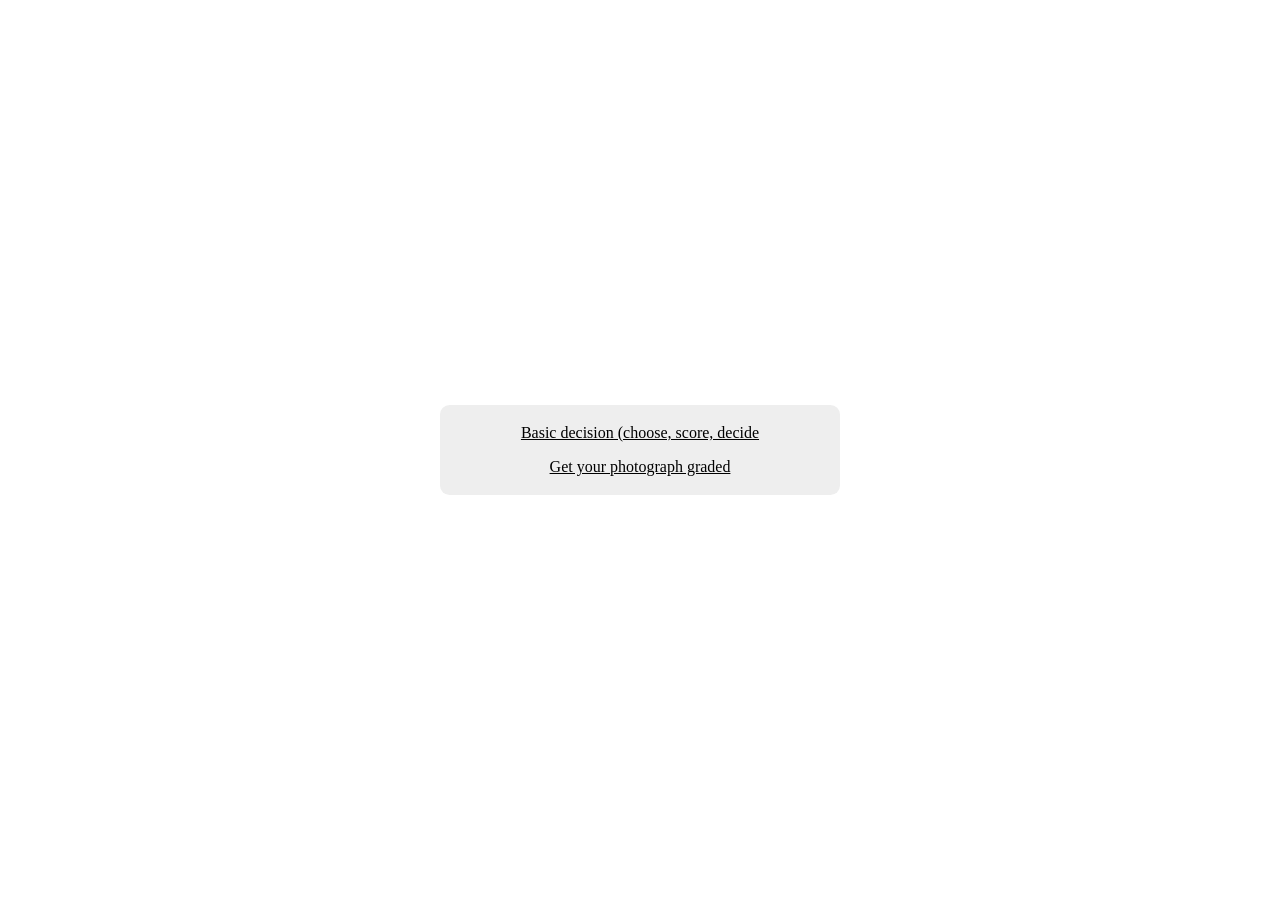
<file: index.html>
<!DOCTYPE html>
<style>
* {
   padding: 0;
   margin: 0;
}

body {
   height: 100vh;
   display: flex;
   justify-content: center;
   align-items: center;
}

.content {
   width: 25rem;
   max-width: 100vw;
   background-color: #eee;
   padding: .6rem;
   border-radius: .6rem;
   box-sizing: border-box;
   text-align: center;
}

.link {
   padding: .4rem 0;
   margin: .2rem;
   transition: .2s;
}

.link:hover {
   background-color: #ddd;
   border-radius: .2rem;
}

a {
   color: black;
}
</style>
<html>
   <head>
      <title>Decision Model Fun</title>
   </head>
   <body>
      <div class="content">
         <div class="link">
            <a href="web-decider/index.html">Basic decision (choose, score, decide</a>
         </div>
         <div class="link">
            <a href="photo-grader/index.html">Get your photograph graded</a>
         </div>
      </div>
   </body>
</html>
</file>
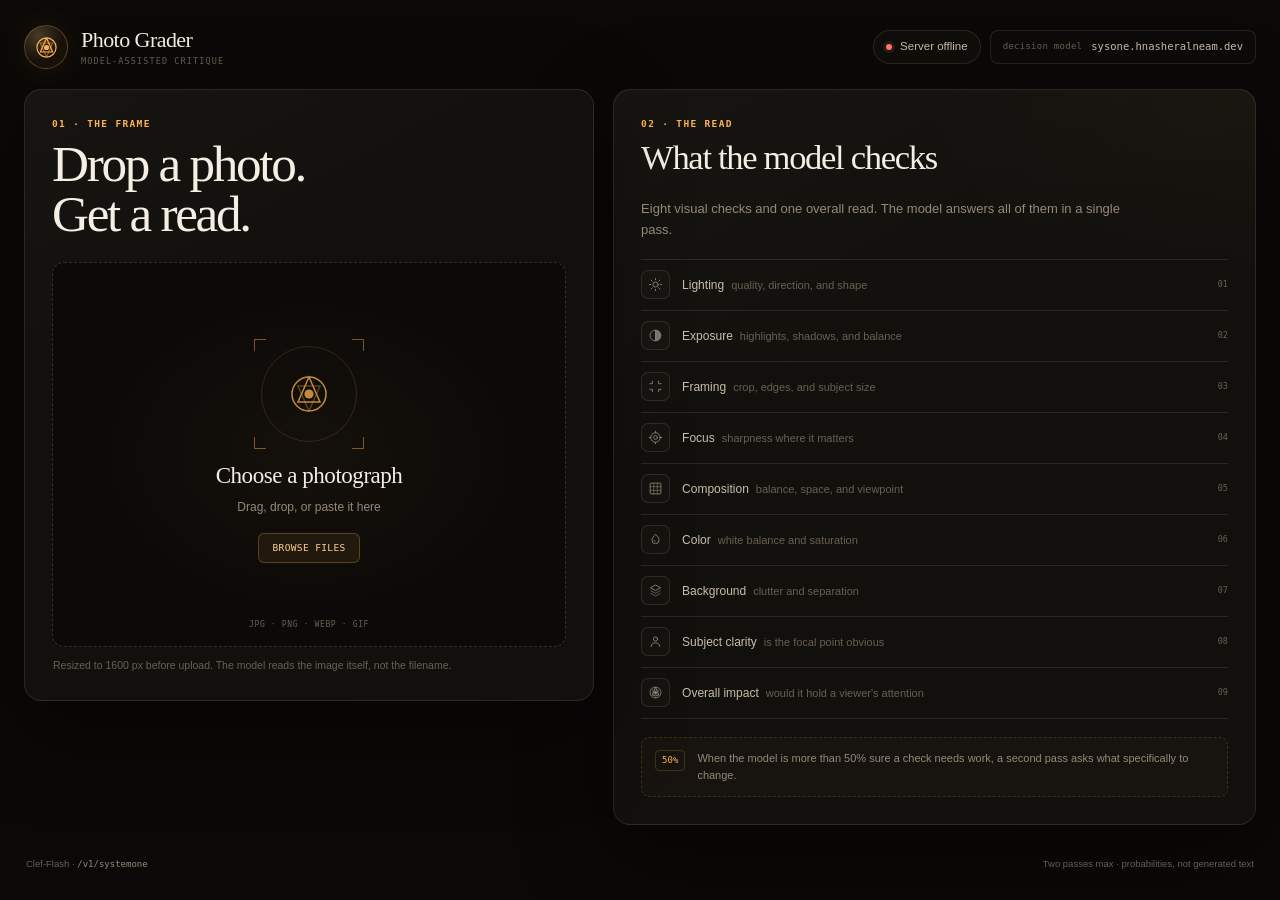
<file: photo-grader/index.html>
<!doctype html>
<html lang="en">
<head>
  <meta charset="utf-8">
  <meta name="viewport" content="width=device-width, initial-scale=1">
  <meta name="description" content="Upload a photo and get an instant visual critique from the Clef-Flash decision model.">
  <title>Photo Grader · Clef</title>
  <link rel="icon" href="data:image/svg+xml,%3Csvg xmlns='http://www.w3.org/2000/svg' viewBox='0 0 64 64'%3E%3Crect width='64' height='64' rx='15' fill='%23ffb454'/%3E%3Ccircle cx='32' cy='32' r='17' fill='none' stroke='%230d0b08' stroke-width='4'/%3E%3Cpath d='M32 15 44 44H20Z' fill='none' stroke='%230d0b08' stroke-width='3'/%3E%3Ccircle cx='32' cy='32' r='5' fill='%230d0b08'/%3E%3C/svg%3E">
  <link rel="stylesheet" href="styles.css">
</head>
<body>
  <div class="ambient" aria-hidden="true"></div>
  <div class="grain" aria-hidden="true"></div>

  <header class="topbar">
    <a class="brand" href="#" aria-label="Photo Grader home">
      <span class="brand-mark" aria-hidden="true">
        <svg viewBox="0 0 48 48" width="27" height="27" fill="none" stroke="currentColor" stroke-width="2.1" stroke-linejoin="round">
          <circle cx="24" cy="24" r="17"/>
          <path d="M24 7 35 32H13L24 7Z"/>
          <path d="M24 41 13 16h22L24 41Z" opacity=".48"/>
          <circle cx="24" cy="24" r="4.6" fill="currentColor" stroke="none"/>
        </svg>
      </span>
      <span class="brand-copy">
        <span class="brand-name">Photo Grader</span>
        <span class="brand-tag">Model-assisted critique</span>
      </span>
    </a>

    <div class="topbar-right">
      <button class="server-pill is-checking" id="serverStatus" type="button" title="Check server again">
        <span class="status-dot" aria-hidden="true"></span>
        <span id="serverStatusText">Connecting…</span>
      </button>
      <div class="endpoint" title="llama.cpp endpoint">
        <span>decision model</span>
        <code id="endpointText">sysone.hnasheralneam.dev</code>
      </div>
    </div>
  </header>

  <main class="layout">
    <section class="panel frame-panel" aria-labelledby="frameTitle">
      <div class="panel-head">
        <div>
          <p class="eyebrow">01 · The frame</p>
          <h1 id="frameTitle">Drop a photo.<br>Get a read.</h1>
        </div>
        <span class="model-badge" id="modelBadge" hidden>clef-flash</span>
      </div>

      <div class="dropzone" id="dropzone" role="button" tabindex="0" aria-label="Choose a photo to grade">
        <input type="file" id="fileInput" accept="image/*" hidden>
        <div class="drop-art" aria-hidden="true">
          <span class="corner corner-tl"></span>
          <span class="corner corner-tr"></span>
          <span class="corner corner-bl"></span>
          <span class="corner corner-br"></span>
          <svg viewBox="0 0 48 48" width="48" height="48" fill="none" stroke="currentColor" stroke-width="1.5">
            <circle cx="24" cy="24" r="17"/>
            <path d="M24 7 35 32H13L24 7Z"/>
            <path d="M24 41 13 16h22L24 41Z" opacity=".42"/>
            <circle cx="24" cy="24" r="4.6" fill="currentColor" stroke="none"/>
          </svg>
        </div>
        <strong>Choose a photograph</strong>
        <span class="drop-hint">Drag, drop, or paste it here</span>
        <span class="browse-button">Browse files</span>
        <span class="format-note">JPG · PNG · WEBP · GIF</span>
      </div>

      <div class="photo-stage" id="photoStage" hidden>
        <div class="photo-frame" id="photoFrame">
          <img id="photoImg" alt="The photograph being graded">
          <span class="scanline" aria-hidden="true"></span>
          <div class="photo-badge" id="photoBadge" hidden><span class="mini-pulse"></span> Reading the frame</div>
        </div>
        <div class="photo-meta">
          <div>
            <strong id="photoName">photo.jpg</strong>
            <span id="photoDetails"></span>
          </div>
          <button type="button" class="icon-button" id="removePhoto" aria-label="Remove photo" title="Remove photo">
            <svg viewBox="0 0 20 20" width="15" height="15" fill="none" stroke="currentColor" stroke-width="1.7" stroke-linecap="round">
              <path d="m5 5 10 10M15 5 5 15"/>
            </svg>
          </button>
        </div>
        <div class="photo-actions">
          <button type="button" class="primary-button" id="gradeAgain">
            <span class="button-spinner" aria-hidden="true"></span>
            <span class="button-label">Analyze again</span>
          </button>
          <button type="button" class="secondary-button" id="replacePhoto">Replace photo</button>
        </div>
      </div>

      <p class="upload-error" id="uploadError" role="alert" hidden></p>
      <p class="frame-note">Resized to 1600 px before upload. The model reads the image itself, not the filename.</p>
    </section>

    <section class="panel read-panel" aria-labelledby="readTitle">
      <div class="panel-head">
        <div>
          <p class="eyebrow">02 · The read</p>
          <h2 id="readTitle">What the model checks</h2>
        </div>
        <button type="button" class="copy-button" id="copyJson" hidden>
          <svg viewBox="0 0 20 20" width="13" height="13" fill="none" stroke="currentColor" stroke-width="1.5" stroke-linecap="round" stroke-linejoin="round" aria-hidden="true">
            <rect x="6.5" y="6.5" width="9" height="9" rx="1.5"/>
            <path d="M13.5 6.5v-2a1.5 1.5 0 0 0-1.5-1.5H5.5A1.5 1.5 0 0 0 4 4.5V11a1.5 1.5 0 0 0 1.5 1.5h1"/>
          </svg>
          <span>Copy JSON</span>
        </button>
      </div>

      <div class="checklist-wrap" id="readEmpty">
        <p class="read-intro">Eight visual checks and one overall read. The model answers all of them in a single pass.</p>
        <ol class="check-list" id="checkList"></ol>
        <div class="threshold-note">
          <span class="threshold-mark">50%</span>
          <p>When the model is more than 50% sure a check needs work, a second pass asks what specifically to change.</p>
        </div>
      </div>

      <div class="analysis" id="readLoading" role="status" hidden>
        <div class="analysis-head">
          <span class="analyzing-mark" aria-hidden="true"></span>
          <div>
            <h3 id="analysisPhrase">Reading the frame</h3>
            <p id="analysisSub">Preparing the photograph for the model.</p>
          </div>
          <span class="analysis-time" id="elapsed">0:00</span>
        </div>

        <ol class="steps">
          <li class="step is-done" data-step="1">
            <span class="step-node" aria-hidden="true"></span>
            <div><strong>Prepare the frame</strong><span>Resized and sent as one image</span></div>
          </li>
          <li class="step" data-step="2">
            <span class="step-node" aria-hidden="true"></span>
            <div><strong>Score the checks</strong><span>Nine reads in a single forward pass</span></div>
          </li>
          <li class="step" data-step="3">
            <span class="step-node" aria-hidden="true"></span>
            <div><strong>Follow up on weak spots</strong><span>Only checks above the 50% concern line</span></div>
          </li>
        </ol>

        <p class="analysis-note" id="analysisNote">The first read usually takes a few seconds.</p>
      </div>

      <div class="read-error" id="readError" role="alert" hidden>
        <span class="error-mark" aria-hidden="true">!</span>
        <div>
          <h3>Could not grade this photo</h3>
          <p id="errorText"></p>
          <p class="error-tip">Check that the llama server is running at <code id="errorServer">sysone.hnasheralneam.dev</code>.</p>
          <button type="button" class="secondary-button" id="retryButton">Try again</button>
        </div>
      </div>

      <div class="report" id="readResults" aria-live="polite" hidden>
        <div class="verdict">
          <div class="score-ring" id="scoreRing" style="--score: 0; --score-color: #ffb454;">
            <div class="score-center">
              <strong id="scoreValue">0</strong>
              <span>/ 100</span>
            </div>
          </div>
          <div class="verdict-copy">
            <span class="verdict-chip" id="verdictChip">Model read</span>
            <h3 id="verdictTitle">Your photo report</h3>
            <p id="verdictSummary"></p>
            <div class="result-meta" id="resultMeta"></div>
          </div>
        </div>

        <section class="report-section">
          <div class="section-title">
            <h3>Priority fixes</h3>
            <span id="fixCount"></span>
          </div>
          <div class="fix-list" id="fixList"></div>
        </section>

        <section class="report-section">
          <div class="section-title">
            <h3>Holding up</h3>
            <span id="passCount"></span>
          </div>
          <div class="pass-list" id="passList"></div>
        </section>

        <p class="followup-note" id="followupNote" hidden></p>

        <details class="raw-response">
          <summary>Raw model output <span>JSON</span></summary>
          <pre id="rawJson"></pre>
        </details>

        <p class="report-footnote">Scores are model estimates, not camera measurements. Use them as a second opinion, not a verdict.</p>
      </div>
    </section>
  </main>

  <footer class="footer">
    <span>Clef-Flash · <code>/v1/systemone</code></span>
    <span class="footer-note">Two passes max · probabilities, not generated text</span>
  </footer>

  <script src="app.js"></script>
</body>
</html>
</file>
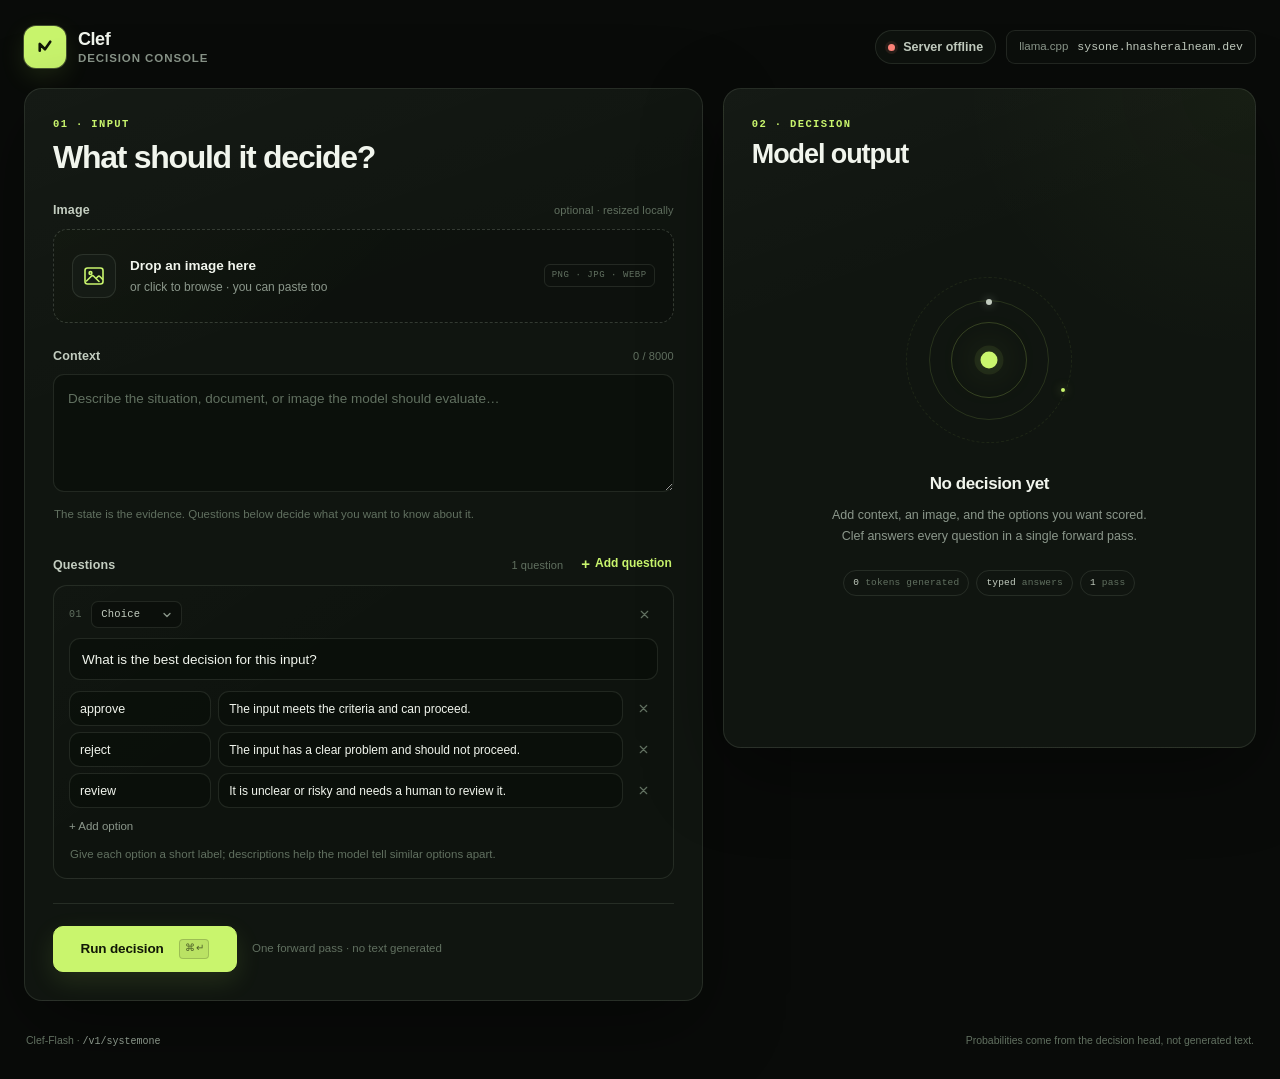
<file: web-decider/index.html>
<!doctype html>
<html lang="en">
<head>
  <meta charset="utf-8">
  <meta name="viewport" content="width=device-width, initial-scale=1">
  <meta name="description" content="A small decision console for the Clef-Flash decision model served by llama.cpp.">
  <title>Clef · Decision Console</title>
  <link rel="icon" href="data:image/svg+xml,%3Csvg xmlns='http://www.w3.org/2000/svg' viewBox='0 0 64 64'%3E%3Crect width='64' height='64' rx='16' fill='%23c9f56d'/%3E%3Cpath d='M20 40V25m0 0 12 12 12-18' fill='none' stroke='%230c1107' stroke-width='6' stroke-linecap='round' stroke-linejoin='round'/%3E%3C/svg%3E">
  <link rel="stylesheet" href="styles.css">
</head>
<body>
  <div class="ambient" aria-hidden="true"></div>

  <header class="topbar">
    <a class="brand" href="#" aria-label="Clef decision console home">
      <span class="brand-mark" aria-hidden="true">
        <svg viewBox="0 0 64 64" width="24" height="24">
          <path d="M18 42V24m0 0 14 14 14-20" fill="none" stroke="currentColor" stroke-width="7" stroke-linecap="round" stroke-linejoin="round"/>
        </svg>
      </span>
      <span class="brand-copy">
        <strong>Clef</strong>
        <span>Decision console</span>
      </span>
    </a>

    <div class="topbar-right">
      <button class="server-pill is-checking" id="serverStatus" type="button" title="Check server again">
        <span class="status-dot" aria-hidden="true"></span>
        <span id="serverStatusText">Connecting…</span>
      </button>
      <div class="endpoint" title="llama.cpp endpoint">
        <span>llama.cpp</span>
        <code>sysone.hnasheralneam.dev</code>
      </div>
    </div>
  </header>

  <main class="workspace">
    <section class="panel input-panel" aria-labelledby="inputTitle">
      <div class="panel-heading">
        <div>
          <p class="eyebrow">01 · Input</p>
          <h1 id="inputTitle">What should it decide?</h1>
        </div>
        <span class="model-badge" id="modelBadge" hidden>clef-flash</span>
      </div>

      <form id="decisionForm" novalidate>
        <div class="field">
          <div class="field-label">
            <span>Image</span>
            <span class="field-note">optional · resized locally</span>
          </div>

          <div class="dropzone" id="dropzone" role="button" tabindex="0" aria-label="Choose an image to upload">
            <input type="file" id="fileInput" accept="image/*" hidden>
            <span class="dropzone-icon" aria-hidden="true">
              <svg viewBox="0 0 24 24" width="24" height="24" fill="none" stroke="currentColor" stroke-width="1.6" stroke-linecap="round" stroke-linejoin="round">
                <rect x="3" y="4" width="18" height="16" rx="2.5"/>
                <circle cx="8.5" cy="9" r="1.4"/>
                <path d="m4.5 17 4.8-4.8a1.7 1.7 0 0 1 2.4 0l5.3 5.3M14 14.5l1.7-1.7a1.7 1.7 0 0 1 2.4 0l2.4 2.4"/>
              </svg>
            </span>
            <span class="dropzone-copy">
              <strong>Drop an image here</strong>
              <span>or click to browse · you can paste too</span>
            </span>
            <span class="dropzone-format">PNG · JPG · WEBP</span>
          </div>

          <div class="image-preview" id="imagePreview" hidden>
            <div class="preview-frame">
              <img id="previewImg" alt="Selected image preview">
            </div>
            <div class="preview-meta">
              <div>
                <strong id="previewName">image</strong>
                <span id="previewDetails"></span>
              </div>
              <button type="button" class="icon-button" id="removeImage" aria-label="Remove image" title="Remove image">
                <svg viewBox="0 0 20 20" width="16" height="16" fill="none" stroke="currentColor" stroke-width="1.8" stroke-linecap="round">
                  <path d="m5 5 10 10M15 5 5 15"/>
                </svg>
              </button>
            </div>
          </div>
        </div>

        <div class="field">
          <div class="field-label">
            <label for="stateInput">Context</label>
            <span class="field-note" id="charCount">0 / 8000</span>
          </div>
          <textarea id="stateInput" name="state" rows="4" maxlength="8000"
            placeholder="Describe the situation, document, or image the model should evaluate…"></textarea>
          <p class="hint">The state is the evidence. Questions below decide what you want to know about it.</p>
        </div>

        <div class="questions-heading">
          <div class="field-label">
            <span>Questions</span>
            <span class="field-note" id="questionCount">1 question</span>
          </div>
          <button type="button" class="text-button" id="addQuestion">
            <span aria-hidden="true">+</span> Add question
          </button>
        </div>

        <div class="questions" id="questions"></div>

        <div class="form-error" id="formError" role="alert" hidden></div>

        <div class="run-row">
          <button type="submit" class="primary-button" id="runButton">
            <span class="button-spinner" aria-hidden="true"></span>
            <span class="button-label">Run decision</span>
            <kbd><span class="mod-key">⌘</span>↵</kbd>
          </button>
          <span class="run-note">One forward pass · no text generated</span>
        </div>
      </form>
    </section>

    <section class="panel output-panel" aria-labelledby="outputTitle">
      <div class="panel-heading">
        <div>
          <p class="eyebrow">02 · Decision</p>
          <h2 id="outputTitle">Model output</h2>
        </div>
        <button type="button" class="text-button copy-button" id="copyJson" hidden>
          <svg viewBox="0 0 20 20" width="14" height="14" fill="none" stroke="currentColor" stroke-width="1.6" stroke-linecap="round" stroke-linejoin="round" aria-hidden="true">
            <rect x="6.5" y="6.5" width="9" height="9" rx="1.5"/>
            <path d="M13.5 6.5v-2a1.5 1.5 0 0 0-1.5-1.5H5.5A1.5 1.5 0 0 0 4 4.5V11a1.5 1.5 0 0 0 1.5 1.5h1"/>
          </svg>
          <span>Copy JSON</span>
        </button>
      </div>

      <div class="empty-state" id="outputEmpty">
        <div class="empty-visual" aria-hidden="true">
          <span class="orbit orbit-a"></span>
          <span class="orbit orbit-b"></span>
          <span class="orbit orbit-c"></span>
          <span class="core-dot"></span>
          <span class="satellite satellite-a"></span>
          <span class="satellite satellite-b"></span>
        </div>
        <h3>No decision yet</h3>
        <p>Add context, an image, and the options you want scored. Clef answers every question in a single forward pass.</p>
        <div class="empty-facts">
          <span><strong>0</strong> tokens generated</span>
          <span><strong>typed</strong> answers</span>
          <span><strong>1</strong> pass</span>
        </div>
      </div>

      <div class="loading-state" id="outputLoading" role="status" hidden>
        <div class="decision-orb" aria-hidden="true"><span></span></div>
        <p>Scoring your options…</p>
        <span>Reading the state once</span>
      </div>

      <div class="error-state" id="outputError" role="alert" hidden>
        <span class="error-icon" aria-hidden="true">!</span>
        <div>
          <h3>Decision failed</h3>
          <p id="errorMessage"></p>
          <p class="error-tip">Check that the llama server is running at <code id="errorServer">sysone.hnasheralneam.dev</code>.</p>
        </div>
      </div>

      <div class="results" id="resultArea" aria-live="polite" hidden>
        <div class="result-meta" id="resultMeta"></div>
        <div class="answers" id="answers"></div>
        <details class="raw-response">
          <summary>Raw response <span>JSON</span></summary>
          <pre id="rawJson"></pre>
        </details>
      </div>
    </section>
  </main>

  <footer class="footer">
    <span>Clef-Flash · <code>/v1/systemone</code></span>
    <span class="footer-note">Probabilities come from the decision head, not generated text.</span>
  </footer>

  <script src="app.js"></script>
</body>
</html>
</file>
<file: photo-grader/styles.css>
@property --score {
  syntax: "<number>";
  inherits: false;
  initial-value: 0;
}

:root {
  color-scheme: dark;
  --bg: #0b0907;
  --bg-deep: #080706;
  --panel: #12100d;
  --panel-soft: #171410;
  --panel-lift: #1c1813;
  --line: rgba(242, 231, 213, 0.105);
  --line-strong: rgba(242, 231, 213, 0.19);
  --text: #f4eee3;
  --text-soft: #c9bdaa;
  --muted: #958977;
  --faint: #685f52;
  --amber: #ffb454;
  --amber-soft: #ffd18b;
  --amber-ink: #1a1205;
  --coral: #ff7a63;
  --coral-soft: #ffb0a2;
  --sage: #a8cf9f;
  --radius: 17px;
  --radius-sm: 10px;
  --font: "Inter", "SF Pro Text", -apple-system, BlinkMacSystemFont, "Segoe UI", sans-serif;
  --display: "Iowan Old Style", "Palatino Linotype", "Book Antiqua", Palatino, Georgia, serif;
  --mono: "SFMono-Regular", "Cascadia Code", "Roboto Mono", Menlo, Consolas, monospace;
  --shadow: 0 30px 90px rgba(0, 0, 0, 0.45);
}

* {
  box-sizing: border-box;
}

html {
  min-width: 320px;
  background: var(--bg);
  scroll-behavior: smooth;
}

body {
  min-height: 100vh;
  margin: 0;
  overflow-x: hidden;
  background: var(--bg);
  color: var(--text);
  font-family: var(--font);
  font-size: 15px;
  line-height: 1.5;
  -webkit-font-smoothing: antialiased;
  text-rendering: optimizeLegibility;
}

body::before {
  position: fixed;
  inset: 0;
  z-index: -3;
  background:
    radial-gradient(ellipse 38% 44% at 8% 2%, rgba(255, 180, 84, 0.07), transparent 68%),
    radial-gradient(ellipse 44% 38% at 95% 8%, rgba(255, 122, 99, 0.05), transparent 70%),
    radial-gradient(ellipse 60% 42% at 50% 104%, rgba(91, 74, 51, 0.16), transparent 70%);
  content: "";
  pointer-events: none;
}

.grain {
  position: fixed;
  inset: 0;
  z-index: -1;
  background-image: url("data:image/svg+xml,%3Csvg xmlns='http://www.w3.org/2000/svg' width='180' height='180'%3E%3Cfilter id='n'%3E%3CfeTurbulence type='fractalNoise' baseFrequency='.82' numOctaves='3' stitchTiles='stitch'/%3E%3C/filter%3E%3Crect width='100%25' height='100%25' filter='url(%23n)' opacity='.44'/%3E%3C/svg%3E");
  opacity: 0.045;
  pointer-events: none;
}

.ambient {
  position: fixed;
  inset: 0;
  z-index: -2;
  background-image:
    linear-gradient(rgba(255, 255, 255, 0.016) 1px, transparent 1px),
    linear-gradient(90deg, rgba(255, 255, 255, 0.016) 1px, transparent 1px);
  background-size: 64px 64px;
  mask-image: radial-gradient(ellipse 78% 65% at 50% 18%, black 4%, transparent 76%);
  pointer-events: none;
}

[hidden] {
  display: none !important;
}

::selection {
  background: rgba(255, 180, 84, 0.28);
  color: #fff;
}

:focus-visible {
  outline: 2px solid var(--amber);
  outline-offset: 3px;
}

button,
input {
  font: inherit;
}

button {
  color: inherit;
}

svg {
  display: block;
}

.topbar,
.layout,
.footer {
  width: min(1380px, calc(100% - 48px));
  margin-inline: auto;
}

.topbar {
  display: flex;
  align-items: center;
  justify-content: space-between;
  gap: 24px;
  padding: 25px 0 20px;
}

.brand {
  display: inline-flex;
  align-items: center;
  gap: 13px;
  color: var(--text);
  text-decoration: none;
}

.brand-mark {
  display: grid;
  width: 44px;
  height: 44px;
  border: 1px solid rgba(255, 180, 84, 0.28);
  border-radius: 50%;
  background:
    radial-gradient(circle at 32% 24%, rgba(255, 209, 139, 0.22), transparent 56%),
    rgba(255, 180, 84, 0.055);
  color: var(--amber);
  place-items: center;
  box-shadow: 0 0 34px rgba(255, 180, 84, 0.09);
}

.brand-copy {
  display: flex;
  flex-direction: column;
  line-height: 1.12;
}

.brand-name {
  font-family: var(--display);
  font-size: 22px;
  letter-spacing: -0.025em;
}

.brand-tag {
  margin-top: 4px;
  color: var(--faint);
  font-family: var(--mono);
  font-size: 8.5px;
  letter-spacing: 0.13em;
  text-transform: uppercase;
}

.topbar-right {
  display: flex;
  align-items: center;
  gap: 9px;
}

.server-pill {
  display: inline-flex;
  align-items: center;
  gap: 8px;
  height: 34px;
  padding: 0 12px;
  border: 1px solid var(--line);
  border-radius: 999px;
  background: rgba(18, 16, 13, 0.76);
  color: var(--text-soft);
  font-size: 11.5px;
  font-weight: 520;
  cursor: pointer;
  transition: border-color 160ms ease, background 160ms ease;
}

.server-pill:hover {
  border-color: var(--line-strong);
  background: var(--panel-soft);
}

.status-dot {
  width: 6px;
  height: 6px;
  border-radius: 50%;
  background: var(--faint);
  box-shadow: 0 0 0 3px rgba(149, 137, 119, 0.07);
}

.server-pill.is-online .status-dot {
  background: var(--sage);
  box-shadow: 0 0 0 3px rgba(168, 207, 159, 0.1), 0 0 12px rgba(168, 207, 159, 0.35);
}

.server-pill.is-offline .status-dot {
  background: var(--coral);
  box-shadow: 0 0 0 3px rgba(255, 122, 99, 0.1);
}

.server-pill.is-checking .status-dot {
  animation: pulse 1.2s ease-in-out infinite;
}

.endpoint {
  display: flex;
  align-items: center;
  gap: 9px;
  height: 34px;
  padding: 0 12px;
  border: 1px solid var(--line);
  border-radius: 8px;
  background: rgba(18, 16, 13, 0.48);
  color: var(--faint);
  font-family: var(--mono);
  font-size: 9px;
  letter-spacing: 0.03em;
}

.endpoint code {
  color: var(--text-soft);
  font-family: var(--mono);
  font-size: 10.5px;
  letter-spacing: 0;
}

.layout {
  display: grid;
  grid-template-columns: minmax(0, 0.94fr) minmax(450px, 1.06fr);
  gap: 19px;
  align-items: start;
  padding-bottom: 26px;
}

.panel {
  border: 1px solid var(--line);
  border-radius: var(--radius);
  background:
    linear-gradient(152deg, rgba(255, 255, 255, 0.019), transparent 38%),
    var(--panel);
  box-shadow: var(--shadow);
}

.frame-panel {
  position: sticky;
  top: 18px;
  padding: 27px;
}

.read-panel {
  min-height: 680px;
  padding: 27px;
  background:
    radial-gradient(ellipse 80% 40% at 100% 0, rgba(255, 180, 84, 0.032), transparent 68%),
    linear-gradient(152deg, rgba(255, 255, 255, 0.019), transparent 38%),
    var(--panel);
}

.panel-head {
  display: flex;
  align-items: flex-start;
  justify-content: space-between;
  gap: 16px;
  margin-bottom: 22px;
}

.eyebrow {
  margin: 0 0 8px;
  color: var(--amber);
  font-family: var(--mono);
  font-size: 9.5px;
  font-weight: 600;
  letter-spacing: 0.14em;
  text-transform: uppercase;
}

h1,
h2,
h3,
p {
  margin-top: 0;
}

h1 {
  margin-bottom: 0;
  font-family: var(--display);
  font-size: clamp(38px, 4vw, 54px);
  font-weight: 400;
  letter-spacing: -0.045em;
  line-height: 0.98;
}

h2 {
  margin-bottom: 0;
  font-family: var(--display);
  font-size: clamp(27px, 2.7vw, 35px);
  font-weight: 400;
  letter-spacing: -0.038em;
  line-height: 1.06;
}

.model-badge {
  flex: none;
  margin-top: 2px;
  padding: 4px 8px;
  border: 1px solid rgba(255, 180, 84, 0.2);
  border-radius: 5px;
  background: rgba(255, 180, 84, 0.045);
  color: var(--amber);
  font-family: var(--mono);
  font-size: 9.5px;
  letter-spacing: 0.02em;
}

.copy-button {
  display: inline-flex;
  align-items: center;
  gap: 5px;
  flex: none;
  margin-top: 5px;
  padding: 4px 2px;
  border: 0;
  background: none;
  color: var(--muted);
  font-size: 10.5px;
  cursor: pointer;
  transition: color 150ms ease;
}

.copy-button:hover {
  color: var(--amber);
}

/* Empty uploader */
.dropzone {
  position: relative;
  display: flex;
  align-items: center;
  justify-content: center;
  width: 100%;
  min-height: 365px;
  aspect-ratio: 4 / 3;
  padding: 28px;
  border: 1px dashed rgba(242, 231, 213, 0.17);
  border-radius: 12px;
  background:
    radial-gradient(ellipse at center, rgba(255, 180, 84, 0.035), transparent 58%),
    #0c0a08;
  cursor: pointer;
  flex-direction: column;
  text-align: center;
  transition: border-color 180ms ease, background 180ms ease;
}

.dropzone:hover,
.dropzone.is-dragging {
  border-color: rgba(255, 180, 84, 0.46);
  background:
    radial-gradient(ellipse at center, rgba(255, 180, 84, 0.075), transparent 58%),
    #0e0c09;
}

.dropzone.is-dragging {
  border-style: solid;
}

.drop-art {
  position: relative;
  display: grid;
  width: 96px;
  height: 96px;
  margin-bottom: 17px;
  border: 1px solid rgba(255, 180, 84, 0.15);
  border-radius: 50%;
  color: var(--amber);
  place-items: center;
}

.drop-art > svg {
  opacity: 0.75;
}

.corner {
  position: absolute;
  width: 12px;
  height: 12px;
  border-color: rgba(255, 180, 84, 0.45);
  border-style: solid;
}

.corner-tl {
  top: -8px;
  left: -8px;
  border-width: 1px 0 0 1px;
}

.corner-tr {
  top: -8px;
  right: -8px;
  border-width: 1px 1px 0 0;
}

.corner-bl {
  bottom: -8px;
  left: -8px;
  border-width: 0 0 1px 1px;
}

.corner-br {
  right: -8px;
  bottom: -8px;
  border-width: 0 1px 1px 0;
}

.dropzone strong {
  margin-bottom: 4px;
  font-family: var(--display);
  font-size: 23px;
  font-weight: 400;
  letter-spacing: -0.02em;
}

.drop-hint {
  color: var(--muted);
  font-size: 12px;
}

.browse-button {
  margin-top: 17px;
  padding: 7px 13px;
  border: 1px solid rgba(255, 180, 84, 0.26);
  border-radius: 6px;
  background: rgba(255, 180, 84, 0.08);
  color: var(--amber-soft);
  font-family: var(--mono);
  font-size: 9.5px;
  letter-spacing: 0.04em;
  text-transform: uppercase;
  transition: background 160ms ease, border-color 160ms ease;
}

.dropzone:hover .browse-button {
  border-color: rgba(255, 180, 84, 0.42);
  background: rgba(255, 180, 84, 0.12);
}

.format-note {
  position: absolute;
  bottom: 15px;
  color: var(--faint);
  font-family: var(--mono);
  font-size: 8px;
  letter-spacing: 0.08em;
}

/* Loaded photo */
.photo-stage {
  animation: rise 280ms ease both;
}

.photo-frame {
  position: relative;
  display: grid;
  overflow: hidden;
  width: 100%;
  aspect-ratio: 4 / 3;
  border: 1px solid rgba(255, 255, 255, 0.08);
  border-radius: 11px;
  background:
    radial-gradient(ellipse at center, #15120f 0%, #080706 72%);
  place-items: center;
}

.photo-frame img {
  display: block;
  width: 100%;
  height: 100%;
  object-fit: contain;
}

.scanline {
  position: absolute;
  top: 0;
  right: 0;
  left: 0;
  display: none;
  height: 2px;
  background: linear-gradient(90deg, transparent, var(--amber) 22%, var(--amber-soft) 50%, var(--amber) 78%, transparent);
  box-shadow: 0 0 18px rgba(255, 180, 84, 0.55);
  opacity: 0.9;
}

.photo-frame.is-scanning .scanline {
  display: block;
  animation: scan 2.4s cubic-bezier(0.45, 0, 0.55, 1) infinite;
}

.photo-frame.is-scanning::after {
  position: absolute;
  inset: 0;
  border: 1px solid rgba(255, 180, 84, 0.22);
  content: "";
  pointer-events: none;
}

.photo-badge {
  position: absolute;
  bottom: 13px;
  left: 13px;
  display: inline-flex;
  align-items: center;
  gap: 7px;
  padding: 6px 10px;
  border: 1px solid rgba(255, 180, 84, 0.22);
  border-radius: 999px;
  background: rgba(8, 7, 6, 0.75);
  color: var(--amber-soft);
  font-family: var(--mono);
  font-size: 9px;
  letter-spacing: 0.04em;
  backdrop-filter: blur(8px);
}

.mini-pulse {
  width: 5px;
  height: 5px;
  border-radius: 50%;
  background: var(--amber);
  animation: pulse 1.1s ease-in-out infinite;
}

.photo-meta {
  display: flex;
  align-items: center;
  justify-content: space-between;
  gap: 14px;
  padding: 11px 2px 0;
}

.photo-meta > div {
  display: flex;
  min-width: 0;
  flex-direction: column;
  gap: 1px;
}

.photo-meta strong {
  overflow: hidden;
  color: var(--text-soft);
  font-size: 11.5px;
  font-weight: 530;
  text-overflow: ellipsis;
  white-space: nowrap;
}

.photo-meta span {
  color: var(--faint);
  font-family: var(--mono);
  font-size: 9px;
}

.icon-button {
  display: grid;
  flex: none;
  width: 29px;
  height: 29px;
  border: 1px solid var(--line);
  border-radius: 7px;
  background: transparent;
  color: var(--faint);
  cursor: pointer;
  place-items: center;
  transition: color 150ms ease, border-color 150ms ease, background 150ms ease;
}

.icon-button:hover {
  border-color: rgba(255, 122, 99, 0.28);
  background: rgba(255, 122, 99, 0.08);
  color: var(--coral);
}

.photo-actions {
  display: flex;
  gap: 8px;
  margin-top: 14px;
  padding-top: 14px;
  border-top: 1px solid var(--line);
}

.primary-button,
.secondary-button {
  display: inline-flex;
  align-items: center;
  justify-content: center;
  gap: 8px;
  height: 40px;
  padding: 0 15px;
  border-radius: 8px;
  font-size: 12px;
  font-weight: 580;
  letter-spacing: -0.005em;
  cursor: pointer;
  transition: background 150ms ease, border-color 150ms ease, opacity 150ms ease, transform 150ms ease;
}

.primary-button {
  flex: 1;
  border: 1px solid var(--amber);
  background: var(--amber);
  color: var(--amber-ink);
  box-shadow: 0 8px 24px rgba(255, 180, 84, 0.11);
}

.primary-button:hover {
  background: var(--amber-soft);
  transform: translateY(-1px);
}

.primary-button:disabled {
  cursor: wait;
  opacity: 0.66;
  transform: none;
}

.secondary-button {
  border: 1px solid var(--line-strong);
  background: rgba(255, 255, 255, 0.025);
  color: var(--text-soft);
}

.secondary-button:hover {
  border-color: rgba(255, 180, 84, 0.3);
  background: rgba(255, 180, 84, 0.05);
  color: var(--amber-soft);
}

.button-spinner {
  display: none;
  width: 12px;
  height: 12px;
  border: 2px solid rgba(26, 18, 5, 0.24);
  border-top-color: var(--amber-ink);
  border-radius: 50%;
  animation: spin 0.75s linear infinite;
}

.primary-button.is-loading .button-spinner {
  display: block;
}

.frame-note {
  margin: 14px 1px 0;
  color: var(--faint);
  font-size: 10.5px;
  line-height: 1.55;
}

.upload-error {
  margin: 12px 0 0;
  padding: 9px 11px;
  border: 1px solid rgba(255, 122, 99, 0.24);
  border-radius: 7px;
  background: rgba(255, 122, 99, 0.06);
  color: var(--coral-soft);
  font-size: 10.5px;
  line-height: 1.5;
}

.upload-error + .frame-note {
  margin-top: 10px;
}

/* Empty checklist */
.checklist-wrap {
  animation: rise 260ms ease both;
}

.read-intro {
  max-width: 500px;
  margin-bottom: 18px;
  color: var(--muted);
  font-size: 13px;
  line-height: 1.65;
}

.check-list {
  display: flex;
  margin: 0;
  padding: 0;
  border-top: 1px solid var(--line);
  flex-direction: column;
  list-style: none;
}

.check-item {
  display: flex;
  align-items: center;
  gap: 12px;
  min-height: 51px;
  border-bottom: 1px solid var(--line);
}

.check-icon {
  display: grid;
  flex: none;
  width: 29px;
  height: 29px;
  border: 1px solid var(--line);
  border-radius: 7px;
  background: rgba(255, 255, 255, 0.016);
  color: var(--muted);
  place-items: center;
}

.check-icon svg {
  width: 15px;
  height: 15px;
}

.check-item-copy {
  display: flex;
  min-width: 0;
  flex: 1;
  align-items: baseline;
  gap: 7px;
}

.check-item-copy strong {
  color: var(--text-soft);
  font-size: 12px;
  font-weight: 540;
  white-space: nowrap;
}

.check-item-copy span {
  overflow: hidden;
  color: var(--faint);
  font-size: 11px;
  text-overflow: ellipsis;
  white-space: nowrap;
}

.check-number {
  flex: none;
  color: var(--faint);
  font-family: var(--mono);
  font-size: 8.5px;
}

.threshold-note {
  display: flex;
  align-items: flex-start;
  gap: 12px;
  margin-top: 18px;
  padding: 12px 13px;
  border: 1px dashed rgba(255, 180, 84, 0.16);
  border-radius: 8px;
  background: rgba(255, 180, 84, 0.025);
}

.threshold-mark {
  flex: none;
  padding: 3px 6px;
  border: 1px solid rgba(255, 180, 84, 0.18);
  border-radius: 4px;
  color: var(--amber);
  font-family: var(--mono);
  font-size: 9px;
}

.threshold-note p {
  margin: 0;
  color: var(--muted);
  font-size: 11px;
  line-height: 1.55;
}

/* Analysis */
.analysis {
  padding: 11px 0 5px;
  animation: rise 240ms ease both;
}

.analysis-head {
  display: flex;
  align-items: center;
  gap: 13px;
  padding-bottom: 21px;
  border-bottom: 1px solid var(--line);
}

.analyzing-mark {
  position: relative;
  flex: none;
  width: 34px;
  height: 34px;
  border: 1px solid rgba(255, 180, 84, 0.23);
  border-radius: 50%;
}

.analyzing-mark::before {
  position: absolute;
  border: 1px solid transparent;
  border-top-color: var(--amber);
  border-radius: 50%;
  content: "";
  animation: spin 1s linear infinite;
  inset: -1px;
}

.analyzing-mark::after {
  position: absolute;
  top: 50%;
  left: 50%;
  width: 7px;
  height: 7px;
  border-radius: 50%;
  background: var(--amber);
  box-shadow: 0 0 15px rgba(255, 180, 84, 0.55);
  content: "";
  transform: translate(-50%, -50%);
}

.analysis-head h3 {
  margin-bottom: 2px;
  font-family: var(--display);
  font-size: 20px;
  font-weight: 400;
  letter-spacing: -0.02em;
}

.analysis-head p {
  margin: 0;
  color: var(--faint);
  font-size: 11px;
}

.analysis-time {
  margin-left: auto;
  color: var(--faint);
  font-family: var(--mono);
  font-size: 10px;
}

.steps {
  display: flex;
  margin: 21px 0 0;
  padding: 0;
  flex-direction: column;
  list-style: none;
}

.step {
  position: relative;
  display: flex;
  gap: 13px;
  min-height: 63px;
  padding-bottom: 15px;
}

.step:last-child {
  min-height: auto;
  padding-bottom: 0;
}

.step::before {
  position: absolute;
  top: 19px;
  bottom: 0;
  left: 7px;
  width: 1px;
  background: var(--line);
  content: "";
}

.step:last-child::before {
  display: none;
}

.step-node {
  position: relative;
  z-index: 1;
  flex: none;
  width: 15px;
  height: 15px;
  margin-top: 2px;
  border: 1px solid var(--line-strong);
  border-radius: 50%;
  background: var(--panel);
}

.step.is-done .step-node {
  border-color: rgba(168, 207, 159, 0.5);
  background: var(--sage);
  box-shadow: inset 0 0 0 4px var(--panel);
}

.step.is-active .step-node {
  border-color: var(--amber);
  background: var(--amber);
  box-shadow: 0 0 0 4px rgba(255, 180, 84, 0.08), 0 0 14px rgba(255, 180, 84, 0.28);
  animation: pulse 1.3s ease-in-out infinite;
}

.step.is-skipped .step-node {
  border-style: dashed;
}

.step.is-error .step-node {
  border-color: rgba(255, 122, 99, 0.55);
  background: var(--coral);
  box-shadow: inset 0 0 0 4px var(--panel);
}

.step.is-error strong {
  color: var(--coral-soft);
}

.step > div {
  display: flex;
  flex-direction: column;
  gap: 2px;
}

.step strong {
  color: var(--faint);
  font-size: 11px;
  font-weight: 520;
}

.step.is-done strong,
.step.is-active strong {
  color: var(--text-soft);
}

.step span:not(.step-node) {
  color: var(--faint);
  font-size: 10px;
}

.analysis-note {
  margin: 22px 0 0;
  padding-top: 15px;
  border-top: 1px solid var(--line);
  color: var(--faint);
  font-size: 11px;
}

/* Error */
.read-error {
  display: flex;
  align-items: flex-start;
  gap: 14px;
  margin-top: 3px;
  padding: 18px;
  border: 1px solid rgba(255, 122, 99, 0.22);
  border-radius: 11px;
  background: rgba(255, 122, 99, 0.055);
  animation: rise 220ms ease both;
}

.error-mark {
  display: grid;
  flex: none;
  width: 29px;
  height: 29px;
  border: 1px solid rgba(255, 122, 99, 0.3);
  border-radius: 50%;
  color: var(--coral);
  font-family: var(--mono);
  font-size: 12px;
  place-items: center;
}

.read-error h3 {
  margin: 2px 0 5px;
  color: var(--coral-soft);
  font-family: var(--display);
  font-size: 20px;
  font-weight: 400;
}

.read-error p {
  margin-bottom: 6px;
  color: #dca99f;
  font-size: 12px;
  line-height: 1.6;
}

.read-error .error-tip {
  color: rgba(220, 169, 159, 0.68);
  font-size: 10.5px;
}

.read-error code {
  font-family: var(--mono);
  font-size: 9.5px;
}

.read-error .secondary-button {
  margin-top: 7px;
}

/* Report */
.report {
  animation: rise 300ms ease both;
}

.verdict {
  display: flex;
  align-items: center;
  gap: 23px;
  padding: 2px 0 24px;
  border-bottom: 1px solid var(--line);
}

.score-ring {
  position: relative;
  display: grid;
  flex: none;
  width: 122px;
  height: 122px;
  border-radius: 50%;
  background: conic-gradient(var(--score-color) calc(var(--score) * 1%), rgba(255, 255, 255, 0.055) 0);
  place-items: center;
  transition: --score 650ms cubic-bezier(0.22, 1, 0.36, 1);
}

.score-ring::before {
  position: absolute;
  border-radius: 50%;
  background: var(--panel);
  content: "";
  inset: 8px;
}

.score-center {
  position: relative;
  z-index: 1;
  display: flex;
  align-items: baseline;
  gap: 2px;
}

.score-center strong {
  font-family: var(--display);
  font-size: 43px;
  font-weight: 400;
  letter-spacing: -0.06em;
  line-height: 1;
}

.score-center span {
  color: var(--faint);
  font-family: var(--mono);
  font-size: 8.5px;
}

.verdict-copy {
  min-width: 0;
  flex: 1;
}

.verdict-chip {
  display: inline-flex;
  align-items: center;
  gap: 6px;
  margin-bottom: 7px;
  padding: 4px 8px;
  border: 1px solid rgba(255, 180, 84, 0.2);
  border-radius: 999px;
  background: rgba(255, 180, 84, 0.055);
  color: var(--amber);
  font-family: var(--mono);
  font-size: 8px;
  font-weight: 600;
  letter-spacing: 0.08em;
  text-transform: uppercase;
}

.verdict-chip::before {
  width: 4px;
  height: 4px;
  border-radius: 50%;
  background: currentColor;
  content: "";
}

.verdict-chip.is-strong {
  border-color: rgba(168, 207, 159, 0.22);
  background: rgba(168, 207, 159, 0.055);
  color: var(--sage);
}

.verdict-chip.is-weak {
  border-color: rgba(255, 122, 99, 0.24);
  background: rgba(255, 122, 99, 0.06);
  color: var(--coral);
}

.verdict-copy h3 {
  margin-bottom: 6px;
  font-family: var(--display);
  font-size: clamp(25px, 2.3vw, 31px);
  font-weight: 400;
  letter-spacing: -0.038em;
  line-height: 1.04;
}

.verdict-copy > p {
  margin-bottom: 12px;
  color: var(--muted);
  font-size: 12px;
  line-height: 1.65;
}

.verdict-copy > p strong {
  color: var(--text-soft);
  font-weight: 540;
}

.result-meta {
  display: flex;
  flex-wrap: wrap;
  gap: 5px;
}

.meta-chip {
  display: inline-flex;
  align-items: baseline;
  gap: 4px;
  padding: 4px 7px;
  border: 1px solid var(--line);
  border-radius: 5px;
  color: var(--faint);
  font-family: var(--mono);
  font-size: 8.5px;
  letter-spacing: 0.01em;
}

.meta-chip strong {
  color: var(--text-soft);
  font-weight: 500;
}

.report-section {
  padding-top: 22px;
}

.section-title {
  display: flex;
  align-items: baseline;
  justify-content: space-between;
  gap: 10px;
  margin-bottom: 11px;
}

.section-title h3 {
  margin: 0;
  color: var(--text-soft);
  font-family: var(--mono);
  font-size: 9px;
  font-weight: 600;
  letter-spacing: 0.12em;
  text-transform: uppercase;
}

.section-title span {
  color: var(--faint);
  font-family: var(--mono);
  font-size: 8.5px;
}

.fix-list,
.pass-list {
  display: flex;
  flex-direction: column;
  gap: 9px;
}

.fix-card {
  position: relative;
  padding: 16px;
  border: 1px solid rgba(255, 122, 99, 0.17);
  border-radius: 11px;
  background:
    linear-gradient(148deg, rgba(255, 122, 99, 0.055), transparent 46%),
    #15110e;
  animation: rise 300ms ease both;
}

.fix-head {
  display: flex;
  align-items: flex-start;
  gap: 11px;
}

.fix-head .check-icon {
  border-color: rgba(255, 122, 99, 0.2);
  background: rgba(255, 122, 99, 0.055);
  color: var(--coral);
}

.fix-title {
  min-width: 0;
  flex: 1;
}

.fix-title span {
  display: block;
  margin-bottom: 2px;
  color: var(--faint);
  font-family: var(--mono);
  font-size: 8px;
  letter-spacing: 0.08em;
  text-transform: uppercase;
}

.fix-title h4 {
  overflow: hidden;
  margin: 0;
  font-family: var(--display);
  font-size: 21px;
  font-weight: 400;
  letter-spacing: -0.025em;
  text-overflow: ellipsis;
  white-space: nowrap;
}

.concern-badge {
  flex: none;
  padding: 4px 7px;
  border: 1px solid rgba(255, 122, 99, 0.24);
  border-radius: 5px;
  background: rgba(255, 122, 99, 0.075);
  color: var(--coral-soft);
  font-family: var(--mono);
  font-size: 9px;
}

.fix-meter {
  display: flex;
  align-items: center;
  gap: 8px;
  margin-top: 13px;
}

.meter-track {
  position: relative;
  height: 4px;
  overflow: hidden;
  border-radius: 999px;
  background: rgba(255, 255, 255, 0.055);
  flex: 1;
}

.meter-fill {
  display: block;
  width: 0;
  height: 100%;
  border-radius: inherit;
  background: linear-gradient(90deg, #e06a55, var(--coral));
  transition: width 580ms cubic-bezier(0.22, 1, 0.36, 1);
}

.fix-meter span {
  flex: none;
  color: var(--faint);
  font-family: var(--mono);
  font-size: 8px;
}

.fix-meter span:last-child {
  color: var(--coral-soft);
}

.fix-finding {
  margin: 12px 0 0;
  color: var(--muted);
  font-size: 11.5px;
  line-height: 1.6;
}

.fix-finding strong {
  color: var(--text);
  font-weight: 560;
}

.correction {
  display: inline-flex;
  align-items: baseline;
  gap: 6px;
  margin-top: 9px;
  padding: 5px 8px;
  border: 1px solid rgba(255, 180, 84, 0.16);
  border-radius: 5px;
  background: rgba(255, 180, 84, 0.035);
  color: var(--faint);
  font-family: var(--mono);
  font-size: 8px;
  letter-spacing: 0.03em;
  text-transform: uppercase;
}

.correction strong {
  color: var(--amber-soft);
  font-family: var(--font);
  font-size: 10.5px;
  font-weight: 520;
  letter-spacing: 0;
  text-transform: none;
}

.fix-advice {
  margin: 11px 0 0;
  padding: 10px 11px;
  border-left: 2px solid rgba(255, 180, 84, 0.38);
  border-radius: 0 5px 5px 0;
  background: rgba(255, 180, 84, 0.035);
  color: var(--text-soft);
  font-size: 11.5px;
  line-height: 1.58;
}

.no-fixes {
  display: flex;
  align-items: center;
  gap: 12px;
  padding: 15px;
  border: 1px solid rgba(168, 207, 159, 0.17);
  border-radius: 10px;
  background: rgba(168, 207, 159, 0.035);
}

.no-fixes .check-icon {
  border-color: rgba(168, 207, 159, 0.2);
  background: rgba(168, 207, 159, 0.06);
  color: var(--sage);
}

.no-fixes strong {
  display: block;
  margin-bottom: 2px;
  color: var(--text-soft);
  font-family: var(--display);
  font-size: 18px;
  font-weight: 400;
}

.no-fixes p {
  margin: 0;
  color: var(--muted);
  font-size: 10.5px;
}

.pass-list {
  display: grid;
  grid-template-columns: repeat(2, minmax(0, 1fr));
}

.pass-card {
  padding: 13px;
  border: 1px solid var(--line);
  border-radius: 9px;
  background: rgba(255, 255, 255, 0.014);
  animation: rise 300ms ease both;
}

.pass-head {
  display: flex;
  align-items: center;
  gap: 8px;
}

.pass-head .check-icon {
  width: 25px;
  height: 25px;
  border-color: rgba(168, 207, 159, 0.14);
  background: rgba(168, 207, 159, 0.035);
  color: var(--sage);
}

.pass-head .check-icon svg {
  width: 13px;
  height: 13px;
}

.pass-label {
  min-width: 0;
  flex: 1;
  overflow: hidden;
  color: var(--text-soft);
  font-size: 10.5px;
  font-weight: 540;
  text-overflow: ellipsis;
  white-space: nowrap;
}

.pass-score {
  flex: none;
  color: var(--sage);
  font-family: var(--mono);
  font-size: 9px;
}

.pass-card p {
  margin: 8px 0 0;
  min-height: 32px;
  color: var(--muted);
  font-size: 11px;
  line-height: 1.55;
}

.mini-meter {
  display: block;
  height: 2px;
  margin-top: 9px;
  overflow: hidden;
  border-radius: 999px;
  background: rgba(255, 255, 255, 0.05);
}

.mini-meter i {
  display: block;
  width: 0;
  height: 100%;
  border-radius: inherit;
  background: var(--sage);
  opacity: 0.65;
  transition: width 580ms cubic-bezier(0.22, 1, 0.36, 1);
}

.empty-note {
  grid-column: 1 / -1;
  margin: 0;
  padding: 13px;
  border: 1px dashed var(--line);
  border-radius: 8px;
  color: var(--faint);
  font-size: 10.5px;
  line-height: 1.55;
}

.followup-note {
  margin: 15px 0 0;
  padding: 9px 11px;
  border: 1px dashed rgba(255, 180, 84, 0.16);
  border-radius: 7px;
  color: var(--muted);
  font-size: 10px;
  line-height: 1.55;
}

.raw-response {
  margin-top: 17px;
  border: 1px solid var(--line);
  border-radius: 8px;
  background: rgba(8, 7, 6, 0.55);
}

.raw-response summary {
  padding: 9px 11px;
  color: var(--faint);
  font-family: var(--mono);
  font-size: 8.5px;
  letter-spacing: 0.03em;
  cursor: pointer;
  list-style: none;
}

.raw-response summary::-webkit-details-marker {
  display: none;
}

.raw-response summary::before {
  display: inline-block;
  margin-right: 6px;
  color: var(--muted);
  content: "›";
  transition: transform 150ms ease;
}

.raw-response[open] summary::before {
  transform: rotate(90deg);
}

.raw-response summary span {
  margin-left: 4px;
  opacity: 0.55;
}

.raw-response pre {
  max-height: 310px;
  margin: 0;
  overflow: auto;
  padding: 0 11px 12px;
  color: var(--text-soft);
  font-family: var(--mono);
  font-size: 9.5px;
  line-height: 1.6;
  white-space: pre-wrap;
  word-break: break-word;
}

.report-footnote {
  margin: 13px 0 0;
  color: var(--faint);
  font-size: 10px;
  line-height: 1.5;
}

.footer {
  display: flex;
  align-items: center;
  justify-content: space-between;
  gap: 18px;
  padding: 6px 2px 28px;
  color: var(--faint);
  font-size: 9.5px;
}

.footer code {
  color: var(--muted);
  font-family: var(--mono);
  font-size: 9px;
}

.footer-note {
  text-align: right;
}

@keyframes spin {
  to { transform: rotate(360deg); }
}

@keyframes pulse {
  0%, 100% { opacity: 0.4; }
  50% { opacity: 1; }
}

@keyframes scan {
  0% { top: 2%; opacity: 0; }
  12% { opacity: 1; }
  88% { opacity: 1; }
  100% { top: 98%; opacity: 0; }
}

@keyframes rise {
  from { opacity: 0; transform: translateY(7px); }
  to { opacity: 1; transform: translateY(0); }
}

@media (max-width: 1080px) {
  .layout {
    grid-template-columns: minmax(0, 0.9fr) minmax(400px, 1.1fr);
  }

  .frame-panel,
  .read-panel {
    padding: 23px;
  }

  .pass-list {
    grid-template-columns: 1fr;
  }
}

@media (max-width: 880px) {
  .topbar,
  .layout,
  .footer {
    width: min(100% - 28px, 720px);
  }

  .layout {
    grid-template-columns: 1fr;
  }

  .frame-panel {
    position: static;
  }

  .read-panel {
    min-height: 520px;
  }

  .dropzone,
  .photo-frame {
    aspect-ratio: 4 / 3;
    max-height: 520px;
  }

  .pass-list {
    grid-template-columns: repeat(2, minmax(0, 1fr));
  }
}

@media (max-width: 620px) {
  .topbar {
    padding-top: 17px;
  }

  .brand-tag,
  .endpoint {
    display: none;
  }

  .brand-name {
    font-size: 20px;
  }

  .server-pill {
    padding: 0 10px;
    font-size: 10.5px;
  }

  .frame-panel,
  .read-panel {
    padding: 18px;
  }

  .panel-head {
    margin-bottom: 18px;
  }

  h1 {
    font-size: 38px;
  }

  .dropzone {
    min-height: 300px;
    padding: 22px;
  }

  .dropzone strong {
    font-size: 21px;
  }

  .photo-actions {
    flex-direction: column;
  }

  .secondary-button {
    flex: 1;
  }

  .verdict {
    align-items: flex-start;
    flex-direction: column;
    gap: 15px;
  }

  .score-ring {
    width: 102px;
    height: 102px;
  }

  .score-center strong {
    font-size: 36px;
  }

  .pass-list {
    grid-template-columns: 1fr;
  }

  .check-item-copy span {
    display: none;
  }

  .footer {
    align-items: flex-start;
    flex-direction: column;
    gap: 3px;
  }

  .footer-note {
    text-align: left;
  }
}

@media (prefers-reduced-motion: reduce) {
  *,
  *::before,
  *::after {
    scroll-behavior: auto !important;
    animation-duration: 0.01ms !important;
    animation-iteration-count: 1 !important;
    transition-duration: 0.01ms !important;
  }
}
</file>
<file: web-decider/styles.css>
:root {
  color-scheme: dark;
  --bg: #090b09;
  --bg-raised: #0d110d;
  --panel: #101510;
  --panel-soft: #151b15;
  --panel-hover: #192019;
  --line: rgba(224, 240, 219, 0.105);
  --line-strong: rgba(224, 240, 219, 0.19);
  --text: #f1f5ed;
  --text-soft: #c3cdc0;
  --muted: #8b978b;
  --faint: #617060;
  --accent: #c9f56d;
  --accent-strong: #dcff92;
  --accent-ink: #111707;
  --danger: #ff857a;
  --danger-soft: rgba(255, 133, 122, 0.1);
  --warn: #f5c66d;
  --radius: 18px;
  --radius-sm: 11px;
  --font: "Inter", "SF Pro Display", -apple-system, BlinkMacSystemFont, "Segoe UI", sans-serif;
  --mono: "SFMono-Regular", "Cascadia Code", "Roboto Mono", Menlo, Consolas, monospace;
  --shadow: 0 24px 80px rgba(0, 0, 0, 0.38);
}

* {
  box-sizing: border-box;
}

html {
  min-width: 320px;
  background: var(--bg);
  scroll-behavior: smooth;
}

body {
  min-height: 100vh;
  margin: 0;
  overflow-x: hidden;
  background: var(--bg);
  color: var(--text);
  font-family: var(--font);
  font-size: 15px;
  line-height: 1.5;
  -webkit-font-smoothing: antialiased;
  text-rendering: optimizeLegibility;
}

body::before {
  position: fixed;
  inset: 0;
  z-index: -2;
  background-image:
    linear-gradient(rgba(255, 255, 255, 0.022) 1px, transparent 1px),
    linear-gradient(90deg, rgba(255, 255, 255, 0.022) 1px, transparent 1px);
  background-size: 54px 54px;
  content: "";
  mask-image: radial-gradient(ellipse 80% 60% at 50% 16%, black 10%, transparent 74%);
  pointer-events: none;
}

.ambient {
  position: fixed;
  inset: 0;
  z-index: -1;
  background:
    radial-gradient(ellipse 48% 34% at 14% -2%, rgba(163, 223, 88, 0.11), transparent 70%),
    radial-gradient(ellipse 42% 30% at 88% 2%, rgba(91, 160, 136, 0.09), transparent 70%),
    radial-gradient(ellipse 60% 44% at 50% 104%, rgba(38, 68, 41, 0.16), transparent 72%);
  pointer-events: none;
}

[hidden] {
  display: none !important;
}

::selection {
  background: rgba(201, 245, 109, 0.28);
  color: #fff;
}

:focus-visible {
  outline: 2px solid var(--accent);
  outline-offset: 3px;
}

button,
input,
select,
textarea {
  font: inherit;
}

button {
  color: inherit;
}

svg {
  display: block;
}

.topbar,
.workspace,
.footer {
  width: min(1380px, calc(100% - 48px));
  margin-inline: auto;
}

.topbar {
  display: flex;
  align-items: center;
  justify-content: space-between;
  gap: 24px;
  padding: 26px 0 20px;
}

.brand {
  display: inline-flex;
  align-items: center;
  gap: 12px;
  color: var(--text);
  text-decoration: none;
}

.brand-mark {
  display: grid;
  width: 42px;
  height: 42px;
  border-radius: 12px;
  background: var(--accent);
  color: var(--accent-ink);
  place-items: center;
  box-shadow: 0 0 0 1px rgba(220, 255, 146, 0.25), 0 8px 26px rgba(181, 238, 87, 0.12);
}

.brand-copy {
  display: flex;
  flex-direction: column;
  line-height: 1.15;
}

.brand-copy strong {
  font-size: 18px;
  font-weight: 680;
  letter-spacing: -0.025em;
}

.brand-copy span {
  margin-top: 3px;
  color: var(--muted);
  font-size: 11.5px;
  font-weight: 550;
  letter-spacing: 0.08em;
  text-transform: uppercase;
}

.topbar-right {
  display: flex;
  align-items: center;
  gap: 10px;
}

.server-pill {
  display: inline-flex;
  align-items: center;
  gap: 8px;
  height: 34px;
  padding: 0 12px;
  border: 1px solid var(--line);
  border-radius: 999px;
  background: rgba(16, 21, 16, 0.78);
  color: var(--text-soft);
  font-size: 12.5px;
  font-weight: 560;
  cursor: pointer;
  transition: border-color 160ms ease, background 160ms ease;
}

.server-pill:hover {
  border-color: var(--line-strong);
  background: var(--panel-soft);
}

.status-dot {
  width: 7px;
  height: 7px;
  border-radius: 50%;
  background: var(--faint);
  box-shadow: 0 0 0 3px rgba(139, 151, 139, 0.08);
}

.server-pill.is-online .status-dot {
  background: var(--accent);
  box-shadow: 0 0 0 3px rgba(201, 245, 109, 0.1), 0 0 12px rgba(201, 245, 109, 0.45);
}

.server-pill.is-offline .status-dot {
  background: var(--danger);
  box-shadow: 0 0 0 3px rgba(255, 133, 122, 0.1);
}

.server-pill.is-checking .status-dot {
  animation: pulse 1.2s ease-in-out infinite;
}

.endpoint {
  display: flex;
  align-items: center;
  gap: 9px;
  height: 34px;
  padding: 0 12px;
  border: 1px solid var(--line);
  border-radius: 9px;
  background: rgba(16, 21, 16, 0.5);
  color: var(--muted);
  font-size: 11.5px;
}

.endpoint code {
  color: var(--text-soft);
  font-family: var(--mono);
  font-size: 11.5px;
}

.workspace {
  display: grid;
  grid-template-columns: minmax(0, 1.12fr) minmax(390px, 0.88fr);
  gap: 20px;
  align-items: start;
  padding-bottom: 24px;
}

.panel {
  border: 1px solid var(--line);
  border-radius: var(--radius);
  background:
    linear-gradient(160deg, rgba(255, 255, 255, 0.018), transparent 30%),
    var(--panel);
  box-shadow: var(--shadow);
}

.input-panel {
  padding: 28px;
}

.output-panel {
  position: sticky;
  top: 18px;
  min-height: 660px;
  padding: 28px;
  background:
    radial-gradient(ellipse 90% 65% at 100% 0, rgba(180, 234, 92, 0.04), transparent 62%),
    linear-gradient(160deg, rgba(255, 255, 255, 0.018), transparent 30%),
    var(--panel);
}

.panel-heading {
  display: flex;
  align-items: flex-start;
  justify-content: space-between;
  gap: 16px;
  margin-bottom: 26px;
}

.eyebrow {
  margin: 0 0 7px;
  color: var(--accent);
  font-family: var(--mono);
  font-size: 10.5px;
  font-weight: 600;
  letter-spacing: 0.13em;
  text-transform: uppercase;
}

h1,
h2,
h3,
p {
  margin-top: 0;
}

h1,
h2 {
  margin-bottom: 0;
  font-size: clamp(24px, 2.5vw, 32px);
  font-weight: 590;
  letter-spacing: -0.04em;
  line-height: 1.1;
}

h2 {
  font-size: clamp(22px, 2.2vw, 27px);
}

.model-badge {
  flex: none;
  margin-top: 2px;
  padding: 5px 9px;
  border: 1px solid rgba(201, 245, 109, 0.2);
  border-radius: 7px;
  background: rgba(201, 245, 109, 0.06);
  color: var(--accent);
  font-family: var(--mono);
  font-size: 10.5px;
  letter-spacing: 0.02em;
}

.field {
  margin-bottom: 24px;
}

.field-label {
  display: flex;
  align-items: baseline;
  justify-content: space-between;
  gap: 12px;
  margin-bottom: 9px;
  color: var(--text-soft);
  font-size: 12.5px;
  font-weight: 590;
  letter-spacing: 0.01em;
}

.field-note {
  color: var(--faint);
  font-size: 11px;
  font-weight: 450;
  letter-spacing: 0.01em;
}

.dropzone {
  position: relative;
  display: flex;
  align-items: center;
  gap: 14px;
  min-height: 94px;
  padding: 18px;
  border: 1px dashed rgba(224, 240, 219, 0.18);
  border-radius: 14px;
  background:
    linear-gradient(135deg, rgba(201, 245, 109, 0.025), transparent 52%),
    rgba(11, 15, 11, 0.48);
  cursor: pointer;
  transition: border-color 170ms ease, background 170ms ease, transform 170ms ease;
}

.dropzone:hover,
.dropzone.is-dragging {
  border-color: rgba(201, 245, 109, 0.52);
  background:
    linear-gradient(135deg, rgba(201, 245, 109, 0.065), transparent 52%),
    rgba(15, 21, 13, 0.65);
}

.dropzone.is-dragging {
  transform: scale(1.005);
}

.dropzone-icon {
  display: grid;
  flex: none;
  width: 44px;
  height: 44px;
  border: 1px solid var(--line);
  border-radius: 11px;
  background: var(--panel-soft);
  color: var(--accent);
  place-items: center;
}

.dropzone-copy {
  display: flex;
  min-width: 0;
  flex: 1;
  flex-direction: column;
  gap: 2px;
}

.dropzone-copy strong {
  font-size: 13.5px;
  font-weight: 570;
}

.dropzone-copy span {
  color: var(--muted);
  font-size: 12px;
}

.dropzone-format {
  flex: none;
  padding: 4px 7px;
  border: 1px solid var(--line);
  border-radius: 6px;
  color: var(--faint);
  font-family: var(--mono);
  font-size: 9px;
  letter-spacing: 0.06em;
}

.image-preview {
  overflow: hidden;
  border: 1px solid var(--line);
  border-radius: 14px;
  background: var(--bg-raised);
}

.preview-frame {
  display: grid;
  max-height: 290px;
  overflow: hidden;
  background:
    linear-gradient(45deg, rgba(255, 255, 255, 0.025) 25%, transparent 25%),
    linear-gradient(-45deg, rgba(255, 255, 255, 0.025) 25%, transparent 25%),
    linear-gradient(45deg, transparent 75%, rgba(255, 255, 255, 0.025) 75%),
    linear-gradient(-45deg, transparent 75%, rgba(255, 255, 255, 0.025) 75%);
  background-color: #0b0e0b;
  background-position: 0 0, 0 8px, 8px -8px, -8px 0;
  background-size: 16px 16px;
  place-items: center;
}

.preview-frame img {
  display: block;
  width: 100%;
  max-height: 290px;
  object-fit: contain;
}

.preview-meta {
  display: flex;
  align-items: center;
  justify-content: space-between;
  gap: 16px;
  padding: 11px 14px;
  border-top: 1px solid var(--line);
}

.preview-meta > div {
  display: flex;
  min-width: 0;
  flex-direction: column;
  gap: 1px;
}

.preview-meta strong {
  overflow: hidden;
  color: var(--text-soft);
  font-size: 12.5px;
  font-weight: 550;
  text-overflow: ellipsis;
  white-space: nowrap;
}

.preview-meta span {
  color: var(--faint);
  font-family: var(--mono);
  font-size: 10px;
}

.icon-button {
  display: grid;
  flex: none;
  width: 30px;
  height: 30px;
  border: 1px solid var(--line);
  border-radius: 8px;
  background: transparent;
  color: var(--muted);
  cursor: pointer;
  place-items: center;
  transition: color 150ms ease, border-color 150ms ease, background 150ms ease;
}

.icon-button:hover {
  border-color: rgba(255, 133, 122, 0.3);
  background: var(--danger-soft);
  color: var(--danger);
}

textarea,
.question-prompt,
.option-label,
.option-desc,
.score-input {
  width: 100%;
  border: 1px solid var(--line);
  border-radius: var(--radius-sm);
  background: rgba(9, 13, 9, 0.55);
  color: var(--text);
  transition: border-color 150ms ease, background 150ms ease, box-shadow 150ms ease;
}

textarea {
  min-height: 118px;
  padding: 13px 14px;
  outline: none;
  resize: vertical;
  font-size: 13.5px;
  line-height: 1.6;
}

textarea::placeholder,
.question-prompt::placeholder,
.option-label::placeholder,
.option-desc::placeholder,
.score-input::placeholder {
  color: var(--faint);
  opacity: 1;
}

textarea:hover,
.question-prompt:hover,
.option-label:hover,
.option-desc:hover,
.score-input:hover {
  border-color: var(--line-strong);
}

textarea:focus,
.question-prompt:focus,
.option-label:focus,
.option-desc:focus,
.score-input:focus {
  border-color: rgba(201, 245, 109, 0.5);
  outline: none;
  background: rgba(12, 17, 11, 0.86);
  box-shadow: 0 0 0 3px rgba(201, 245, 109, 0.06);
}

.hint {
  margin: 7px 1px 0;
  color: var(--faint);
  font-size: 11.5px;
  line-height: 1.5;
}

.questions-heading {
  display: flex;
  align-items: baseline;
  justify-content: space-between;
  gap: 16px;
  margin-top: 27px;
}

.questions-heading .field-label {
  flex: 1;
  margin-bottom: 11px;
}

.text-button {
  display: inline-flex;
  align-items: center;
  gap: 5px;
  padding: 4px 2px;
  border: 0;
  background: none;
  color: var(--accent);
  font-size: 12px;
  font-weight: 560;
  cursor: pointer;
  transition: color 150ms ease, opacity 150ms ease;
}

.text-button:hover {
  color: var(--accent-strong);
}

.text-button span {
  font-size: 15px;
  line-height: 1;
}

.copy-button {
  margin-top: 4px;
  color: var(--text-soft);
}

.copy-button:hover {
  color: var(--accent);
}

.questions {
  display: flex;
  flex-direction: column;
  gap: 10px;
}

.question-card {
  padding: 15px;
  border: 1px solid var(--line);
  border-radius: 14px;
  background:
    linear-gradient(145deg, rgba(255, 255, 255, 0.013), transparent 40%),
    rgba(15, 20, 15, 0.72);
  transition: border-color 160ms ease;
}

.question-card:focus-within {
  border-color: rgba(224, 240, 219, 0.18);
}

.question-top {
  display: flex;
  align-items: center;
  gap: 9px;
  margin-bottom: 10px;
}

.question-number {
  flex: none;
  color: var(--faint);
  font-family: var(--mono);
  font-size: 10px;
  letter-spacing: 0.06em;
}

.type-select {
  height: 27px;
  padding: 0 27px 0 9px;
  border: 1px solid var(--line);
  border-radius: 7px;
  outline: none;
  background-color: rgba(9, 13, 9, 0.58);
  background-image: url("data:image/svg+xml,%3Csvg xmlns='http://www.w3.org/2000/svg' viewBox='0 0 12 12'%3E%3Cpath d='m3 4.5 3 3 3-3' fill='none' stroke='%238b978b' stroke-width='1.3' stroke-linecap='round' stroke-linejoin='round'/%3E%3C/svg%3E");
  background-position: right 8px center;
  background-repeat: no-repeat;
  background-size: 12px;
  color: var(--text-soft);
  font-family: var(--mono);
  font-size: 10.5px;
  letter-spacing: 0.02em;
  cursor: pointer;
  appearance: none;
}

.type-select:hover,
.type-select:focus {
  border-color: var(--line-strong);
}

.question-top .icon-button {
  width: 27px;
  height: 27px;
  margin-left: auto;
  border-color: transparent;
  color: var(--faint);
}

.question-prompt {
  height: 42px;
  padding: 0 12px;
  font-size: 13.5px;
  font-weight: 520;
}

.question-body {
  margin-top: 11px;
}

.option-list,
.score-list {
  display: flex;
  flex-direction: column;
  gap: 6px;
}

.choice-row,
.score-row {
  display: flex;
  align-items: center;
  gap: 7px;
}

.option-label {
  height: 35px;
  padding: 0 10px;
  flex: 0 1 34%;
  min-width: 92px;
  font-size: 12.5px;
  font-weight: 540;
}

.option-desc {
  height: 35px;
  padding: 0 10px;
  flex: 1 1 auto;
  min-width: 0;
  font-size: 12px;
}

.remove-row {
  display: grid;
  flex: none;
  width: 28px;
  height: 28px;
  border: 0;
  border-radius: 7px;
  background: transparent;
  color: var(--faint);
  cursor: pointer;
  place-items: center;
  transition: color 150ms ease, background 150ms ease;
}

.remove-row:hover {
  background: rgba(255, 255, 255, 0.045);
  color: var(--danger);
}

.remove-row svg {
  width: 13px;
  height: 13px;
}

.small-button {
  margin-top: 7px;
  padding: 3px 0;
  border: 0;
  background: none;
  color: var(--muted);
  font-size: 11.5px;
  font-weight: 520;
  cursor: pointer;
  transition: color 150ms ease;
}

.small-button:hover {
  color: var(--accent);
}

.score-number {
  flex: none;
  width: 18px;
  color: var(--faint);
  font-family: var(--mono);
  font-size: 10px;
  text-align: right;
}

.score-input {
  height: 35px;
  padding: 0 10px;
  flex: 1;
  font-size: 12.5px;
}

.noul-copy {
  display: flex;
  align-items: flex-start;
  gap: 9px;
  padding: 10px 11px;
  border: 1px solid rgba(201, 245, 109, 0.09);
  border-radius: 9px;
  background: rgba(201, 245, 109, 0.025);
  color: var(--muted);
  font-size: 11.5px;
  line-height: 1.5;
}

.noul-copy strong {
  color: var(--text-soft);
  font-weight: 590;
}

.noul-glyph {
  flex: none;
  margin-top: 1px;
  color: var(--accent);
  font-family: var(--mono);
  font-size: 10px;
  letter-spacing: 0.06em;
}

.form-error {
  margin-top: 16px;
  padding: 11px 13px;
  border: 1px solid rgba(255, 133, 122, 0.24);
  border-radius: 10px;
  background: var(--danger-soft);
  color: #ffb3ad;
  font-size: 12.5px;
}

.run-row {
  display: flex;
  align-items: center;
  gap: 15px;
  margin-top: 24px;
  padding-top: 22px;
  border-top: 1px solid var(--line);
}

.primary-button {
  display: inline-flex;
  align-items: center;
  justify-content: center;
  gap: 9px;
  min-width: 184px;
  height: 46px;
  padding: 0 16px;
  border: 1px solid var(--accent);
  border-radius: 10px;
  background: var(--accent);
  color: var(--accent-ink);
  font-size: 13.5px;
  font-weight: 660;
  letter-spacing: -0.01em;
  cursor: pointer;
  box-shadow: 0 9px 26px rgba(181, 238, 87, 0.12);
  transition: background 150ms ease, box-shadow 150ms ease, transform 150ms ease, opacity 150ms ease;
}

.primary-button:hover {
  background: var(--accent-strong);
  box-shadow: 0 10px 34px rgba(181, 238, 87, 0.2);
  transform: translateY(-1px);
}

.primary-button:active {
  transform: translateY(0);
}

.primary-button:disabled {
  cursor: wait;
  opacity: 0.72;
  transform: none;
}

.primary-button kbd {
  display: inline-flex;
  align-items: center;
  gap: 1px;
  margin-left: 6px;
  padding: 2px 5px;
  border: 1px solid rgba(17, 23, 7, 0.18);
  border-radius: 4px;
  background: rgba(17, 23, 7, 0.08);
  color: rgba(17, 23, 7, 0.64);
  font-family: var(--mono);
  font-size: 9.5px;
  font-weight: 500;
}

.button-spinner {
  display: none;
  width: 13px;
  height: 13px;
  border: 2px solid rgba(17, 23, 7, 0.22);
  border-top-color: var(--accent-ink);
  border-radius: 50%;
  animation: spin 0.7s linear infinite;
}

.primary-button.is-loading .button-spinner {
  display: block;
}

.primary-button.is-loading kbd {
  display: none;
}

.run-note {
  color: var(--faint);
  font-size: 11.5px;
}

/* Output panel */
.empty-state {
  display: flex;
  align-items: center;
  min-height: 500px;
  padding: 20px 20px 38px;
  flex-direction: column;
  justify-content: center;
  text-align: center;
}

.empty-visual {
  position: relative;
  width: 168px;
  height: 168px;
  margin-bottom: 27px;
}

.orbit {
  position: absolute;
  top: 50%;
  left: 50%;
  border: 1px solid rgba(201, 245, 109, 0.13);
  border-radius: 50%;
  transform: translate(-50%, -50%);
}

.orbit-a {
  width: 76px;
  height: 76px;
  border-color: rgba(201, 245, 109, 0.2);
}

.orbit-b {
  width: 120px;
  height: 120px;
}

.orbit-c {
  width: 166px;
  height: 166px;
  border-style: dashed;
  border-color: rgba(201, 245, 109, 0.08);
}

.core-dot {
  position: absolute;
  top: 50%;
  left: 50%;
  width: 17px;
  height: 17px;
  border-radius: 50%;
  background: var(--accent);
  box-shadow: 0 0 0 6px rgba(201, 245, 109, 0.08), 0 0 38px rgba(201, 245, 109, 0.35);
  transform: translate(-50%, -50%);
}

.satellite {
  position: absolute;
  width: 6px;
  height: 6px;
  border-radius: 50%;
  background: var(--text-soft);
}

.satellite-a {
  top: 23px;
  left: 81px;
  box-shadow: 0 0 10px rgba(224, 240, 219, 0.4);
}

.satellite-b {
  right: 8px;
  bottom: 52px;
  width: 4px;
  height: 4px;
  background: var(--accent);
  box-shadow: 0 0 10px rgba(201, 245, 109, 0.55);
}

.empty-state h3 {
  margin-bottom: 8px;
  font-size: 17px;
  font-weight: 570;
  letter-spacing: -0.025em;
}

.empty-state p {
  max-width: 330px;
  margin-bottom: 24px;
  color: var(--muted);
  font-size: 12.5px;
  line-height: 1.65;
}

.empty-facts {
  display: flex;
  flex-wrap: wrap;
  justify-content: center;
  gap: 7px;
}

.empty-facts span {
  padding: 5px 9px;
  border: 1px solid var(--line);
  border-radius: 999px;
  color: var(--faint);
  font-family: var(--mono);
  font-size: 9.5px;
  letter-spacing: 0.02em;
}

.empty-facts strong {
  color: var(--text-soft);
  font-weight: 500;
}

.loading-state {
  display: flex;
  align-items: center;
  min-height: 500px;
  padding: 40px;
  flex-direction: column;
  justify-content: center;
  text-align: center;
}

.decision-orb {
  position: relative;
  width: 74px;
  height: 74px;
  margin-bottom: 24px;
  border: 1px solid rgba(201, 245, 109, 0.2);
  border-radius: 50%;
  animation: breathe 1.8s ease-in-out infinite;
}

.decision-orb::before,
.decision-orb::after {
  position: absolute;
  border: 1px solid rgba(201, 245, 109, 0.12);
  border-radius: 50%;
  content: "";
  inset: 9px;
}

.decision-orb::after {
  border-color: transparent;
  border-top-color: var(--accent);
  animation: spin 1.1s linear infinite;
  inset: -1px;
}

.decision-orb span {
  position: absolute;
  top: 50%;
  left: 50%;
  width: 12px;
  height: 12px;
  border-radius: 50%;
  background: var(--accent);
  box-shadow: 0 0 24px rgba(201, 245, 109, 0.6);
  transform: translate(-50%, -50%);
}

.loading-state p {
  margin-bottom: 4px;
  font-size: 14px;
  font-weight: 560;
}

.loading-state > span {
  color: var(--faint);
  font-size: 11.5px;
}

.error-state {
  display: flex;
  align-items: flex-start;
  gap: 14px;
  margin-top: 8px;
  padding: 18px;
  border: 1px solid rgba(255, 133, 122, 0.22);
  border-radius: 13px;
  background: var(--danger-soft);
}

.error-icon {
  display: grid;
  flex: none;
  width: 28px;
  height: 28px;
  border: 1px solid rgba(255, 133, 122, 0.3);
  border-radius: 50%;
  color: var(--danger);
  font-family: var(--mono);
  font-size: 13px;
  place-items: center;
}

.error-state h3 {
  margin: 3px 0 5px;
  color: #ffc2bd;
  font-size: 14px;
  font-weight: 590;
}

.error-state p {
  margin-bottom: 5px;
  color: #e9a9a3;
  font-size: 12.5px;
  line-height: 1.55;
}

.error-state .error-tip {
  margin-bottom: 0;
  color: rgba(233, 169, 163, 0.62);
  font-size: 11.5px;
}

.error-state code {
  font-family: var(--mono);
  font-size: 10.5px;
}

.result-meta {
  display: flex;
  flex-wrap: wrap;
  gap: 6px;
  margin-bottom: 14px;
}

.meta-chip {
  display: inline-flex;
  align-items: baseline;
  gap: 5px;
  padding: 5px 9px;
  border: 1px solid var(--line);
  border-radius: 7px;
  color: var(--faint);
  font-family: var(--mono);
  font-size: 9.5px;
  letter-spacing: 0.02em;
}

.meta-chip strong {
  color: var(--text-soft);
  font-weight: 500;
}

.answers {
  display: flex;
  flex-direction: column;
  gap: 10px;
}

.answer-card {
  padding: 18px;
  border: 1px solid var(--line);
  border-radius: 14px;
  background:
    linear-gradient(145deg, rgba(255, 255, 255, 0.02), transparent 50%),
    rgba(15, 20, 15, 0.76);
  animation: rise 260ms ease both;
}

.answer-kicker {
  display: flex;
  align-items: center;
  gap: 8px;
  margin-bottom: 4px;
}

.answer-type {
  color: var(--accent);
  font-family: var(--mono);
  font-size: 8.5px;
  font-weight: 600;
  letter-spacing: 0.1em;
  text-transform: uppercase;
}

.answer-prompt {
  overflow: hidden;
  color: var(--faint);
  font-size: 10.5px;
  text-overflow: ellipsis;
  white-space: nowrap;
}

.answer-hero {
  display: flex;
  align-items: baseline;
  gap: 9px;
  margin-top: 5px;
}

.answer-value {
  overflow: hidden;
  font-size: 27px;
  font-weight: 600;
  letter-spacing: -0.045em;
  line-height: 1.15;
  text-overflow: ellipsis;
  white-space: nowrap;
}

.answer-value.is-number {
  font-family: var(--mono);
  font-size: 30px;
  font-weight: 500;
  letter-spacing: -0.055em;
}

.answer-unit {
  color: var(--muted);
  font-family: var(--mono);
  font-size: 13px;
}

.answer-sub {
  margin: 4px 0 0;
  color: var(--muted);
  font-size: 11.5px;
}

.answer-sub strong {
  color: var(--text-soft);
  font-weight: 550;
}

.prob-list {
  display: flex;
  flex-direction: column;
  gap: 8px;
  margin-top: 17px;
}

.prob-row {
  display: grid;
  grid-template-columns: minmax(0, 1fr) 48px;
  align-items: center;
  gap: 4px 10px;
}

.prob-label {
  overflow: hidden;
  color: var(--muted);
  font-size: 11.5px;
  text-overflow: ellipsis;
  white-space: nowrap;
}

.prob-row.is-top .prob-label {
  color: var(--text);
  font-weight: 550;
}

.prob-value {
  color: var(--faint);
  font-family: var(--mono);
  font-size: 10px;
  text-align: right;
}

.prob-row.is-top .prob-value {
  color: var(--accent);
}

.prob-track {
  grid-column: 1 / -1;
  height: 5px;
  overflow: hidden;
  border-radius: 999px;
  background: rgba(255, 255, 255, 0.05);
}

.prob-fill {
  display: block;
  width: 0;
  height: 100%;
  border-radius: inherit;
  background: rgba(196, 208, 192, 0.28);
  transition: width 540ms cubic-bezier(0.22, 1, 0.36, 1);
}

.prob-row.is-top .prob-fill {
  background: linear-gradient(90deg, #a8da51, var(--accent-strong));
  box-shadow: 0 0 14px rgba(201, 245, 109, 0.22);
}

.noul-gauge {
  position: relative;
  height: 9px;
  margin-top: 18px;
  overflow: hidden;
  border-radius: 999px;
  background: rgba(255, 255, 255, 0.055);
}

.noul-gauge::after {
  position: absolute;
  top: 0;
  bottom: 0;
  left: 50%;
  width: 1px;
  background: rgba(9, 11, 9, 0.65);
  content: "";
}

.noul-fill {
  display: block;
  width: 0;
  height: 100%;
  border-radius: inherit;
  background: linear-gradient(90deg, #a8da51, var(--accent-strong));
  box-shadow: 0 0 14px rgba(201, 245, 109, 0.24);
  transition: width 540ms cubic-bezier(0.22, 1, 0.36, 1);
}

.noul-scale {
  display: flex;
  justify-content: space-between;
  margin-top: 6px;
  color: var(--faint);
  font-family: var(--mono);
  font-size: 9px;
  letter-spacing: 0.06em;
}

.score-callout {
  display: flex;
  align-items: baseline;
  gap: 9px;
  margin-top: 5px;
}

.score-max {
  color: var(--faint);
  font-family: var(--mono);
  font-size: 12px;
}

.score-nearest {
  display: inline-flex;
  align-items: center;
  gap: 5px;
  margin-top: 8px;
  padding: 4px 8px;
  border: 1px solid rgba(201, 245, 109, 0.14);
  border-radius: 6px;
  background: rgba(201, 245, 109, 0.035);
  color: var(--text-soft);
  font-size: 10.5px;
}

.score-nearest span {
  color: var(--faint);
  font-family: var(--mono);
  font-size: 8.5px;
  letter-spacing: 0.05em;
  text-transform: uppercase;
}

.raw-response {
  margin-top: 14px;
  border: 1px solid var(--line);
  border-radius: 11px;
  background: rgba(9, 12, 9, 0.5);
}

.raw-response summary {
  padding: 10px 12px;
  color: var(--faint);
  font-family: var(--mono);
  font-size: 10px;
  letter-spacing: 0.03em;
  cursor: pointer;
  list-style: none;
}

.raw-response summary::-webkit-details-marker {
  display: none;
}

.raw-response summary::before {
  display: inline-block;
  margin-right: 7px;
  color: var(--muted);
  content: "›";
  transition: transform 150ms ease;
}

.raw-response[open] summary::before {
  transform: rotate(90deg);
}

.raw-response summary span {
  margin-left: 5px;
  color: var(--faint);
  opacity: 0.65;
}

.raw-response pre {
  max-height: 330px;
  margin: 0;
  overflow: auto;
  padding: 0 12px 13px;
  color: var(--text-soft);
  font-family: var(--mono);
  font-size: 10.5px;
  line-height: 1.6;
  white-space: pre-wrap;
  word-break: break-word;
}

.footer {
  display: flex;
  align-items: center;
  justify-content: space-between;
  gap: 20px;
  padding: 8px 2px 30px;
  color: var(--faint);
  font-size: 10.5px;
}

.footer code {
  color: var(--muted);
  font-family: var(--mono);
  font-size: 10px;
}

.footer-note {
  text-align: right;
}

@keyframes spin {
  to { transform: rotate(360deg); }
}

@keyframes pulse {
  0%, 100% { opacity: 0.45; }
  50% { opacity: 1; }
}

@keyframes breathe {
  0%, 100% { transform: scale(0.96); opacity: 0.72; }
  50% { transform: scale(1.04); opacity: 1; }
}

@keyframes rise {
  from { opacity: 0; transform: translateY(7px); }
  to { opacity: 1; transform: translateY(0); }
}

@media (max-width: 1040px) {
  .workspace {
    grid-template-columns: minmax(0, 1fr) minmax(340px, 0.82fr);
  }

  .input-panel,
  .output-panel {
    padding: 23px;
  }

  .option-label {
    flex-basis: 30%;
  }
}

@media (max-width: 860px) {
  .topbar,
  .workspace,
  .footer {
    width: min(100% - 28px, 720px);
  }

  .workspace {
    grid-template-columns: 1fr;
  }

  .output-panel {
    position: static;
    min-height: 460px;
  }

  .empty-state,
  .loading-state {
    min-height: 370px;
  }

  .endpoint {
    display: none;
  }
}

@media (max-width: 620px) {
  .topbar {
    padding-top: 18px;
  }

  .server-pill {
    padding: 0 10px;
    font-size: 11.5px;
  }

  .brand-copy span {
    display: none;
  }

  .input-panel,
  .output-panel {
    padding: 19px;
  }

  .dropzone {
    align-items: flex-start;
    flex-wrap: wrap;
  }

  .dropzone-format {
    display: none;
  }

  .run-row {
    align-items: stretch;
    flex-direction: column;
    gap: 10px;
  }

  .primary-button {
    width: 100%;
  }

  .run-note {
    text-align: center;
  }

  .choice-row {
    display: grid;
    grid-template-columns: minmax(0, 1fr) 28px;
    align-items: center;
  }

  .option-label,
  .option-desc {
    grid-column: 1;
    width: 100%;
    min-width: 0;
    flex: none;
  }

  .choice-row .remove-row {
    grid-column: 2;
    grid-row: 1;
    margin: 0;
    align-self: center;
  }

  .footer {
    align-items: flex-start;
    flex-direction: column;
    gap: 4px;
  }

  .footer-note {
    text-align: left;
  }
}

@media (prefers-reduced-motion: reduce) {
  *,
  *::before,
  *::after {
    scroll-behavior: auto !important;
    animation-duration: 0.01ms !important;
    animation-iteration-count: 1 !important;
    transition-duration: 0.01ms !important;
  }
}
</file>
